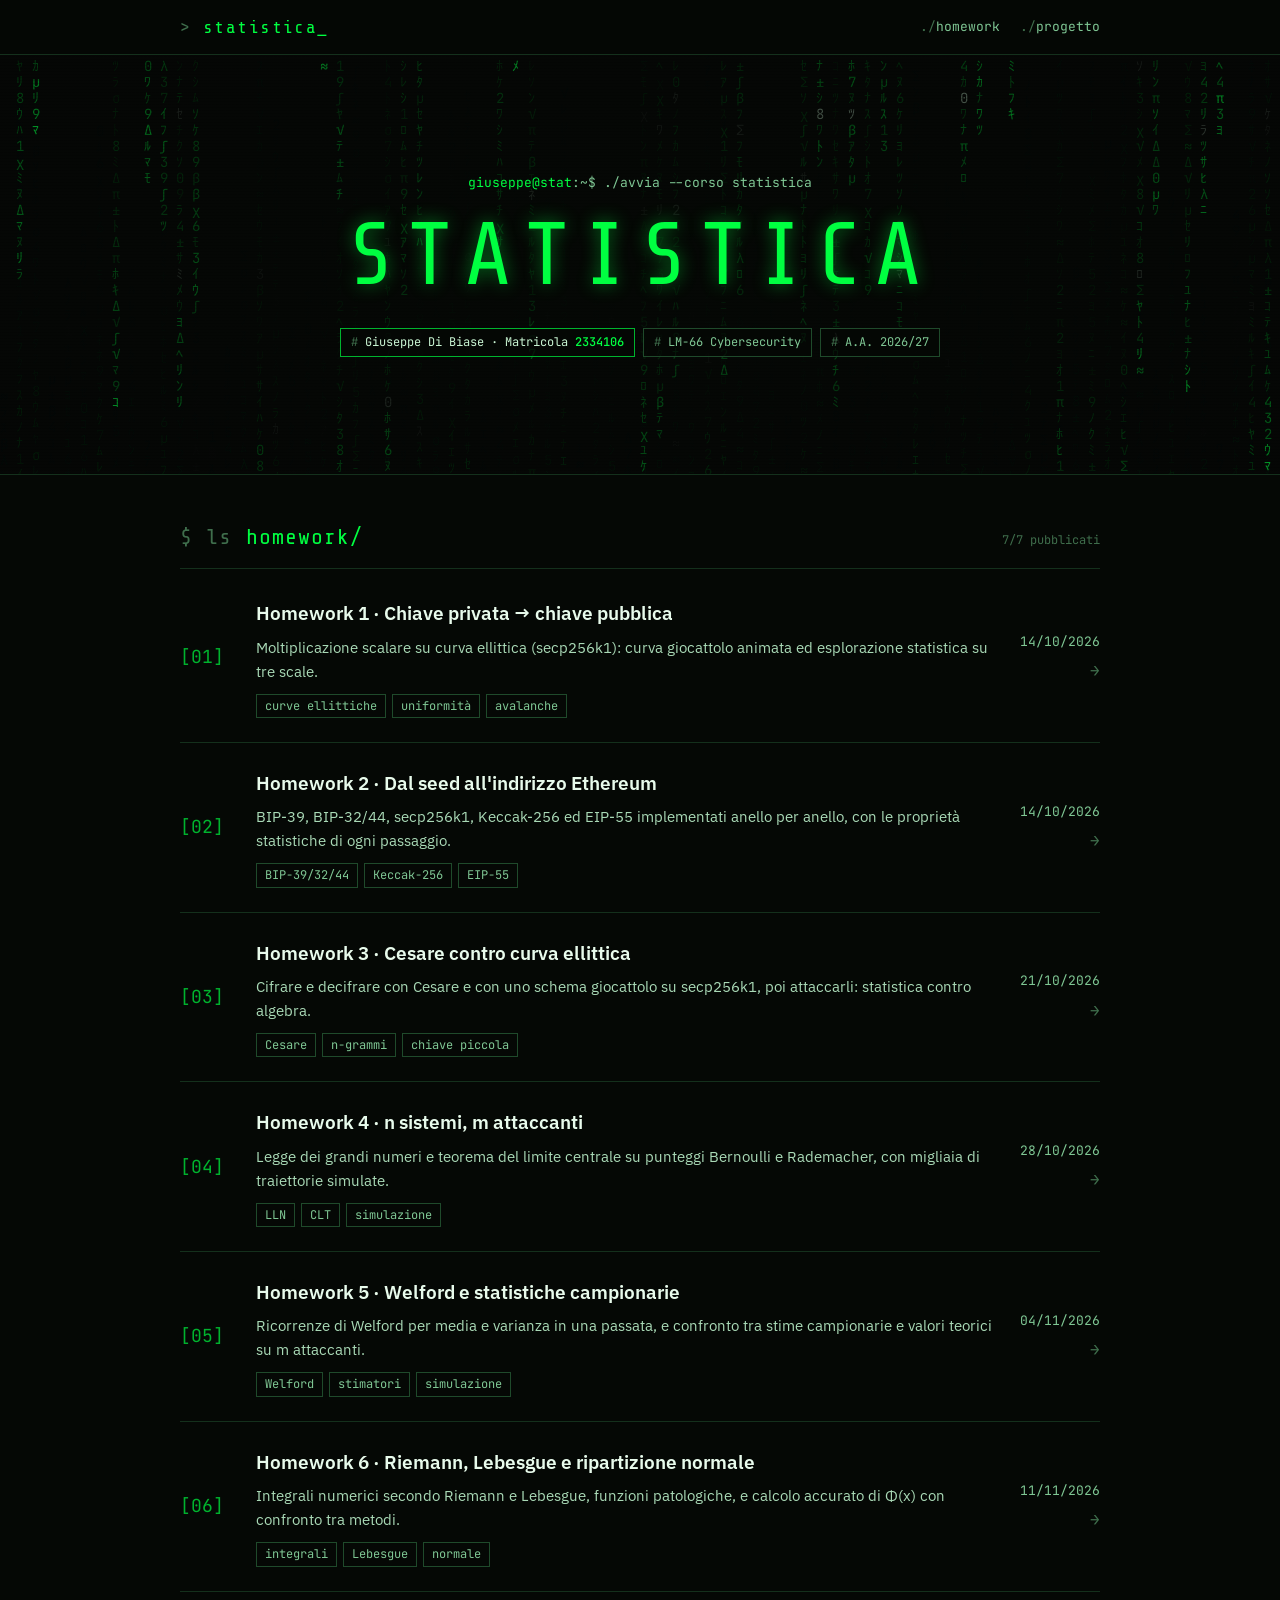
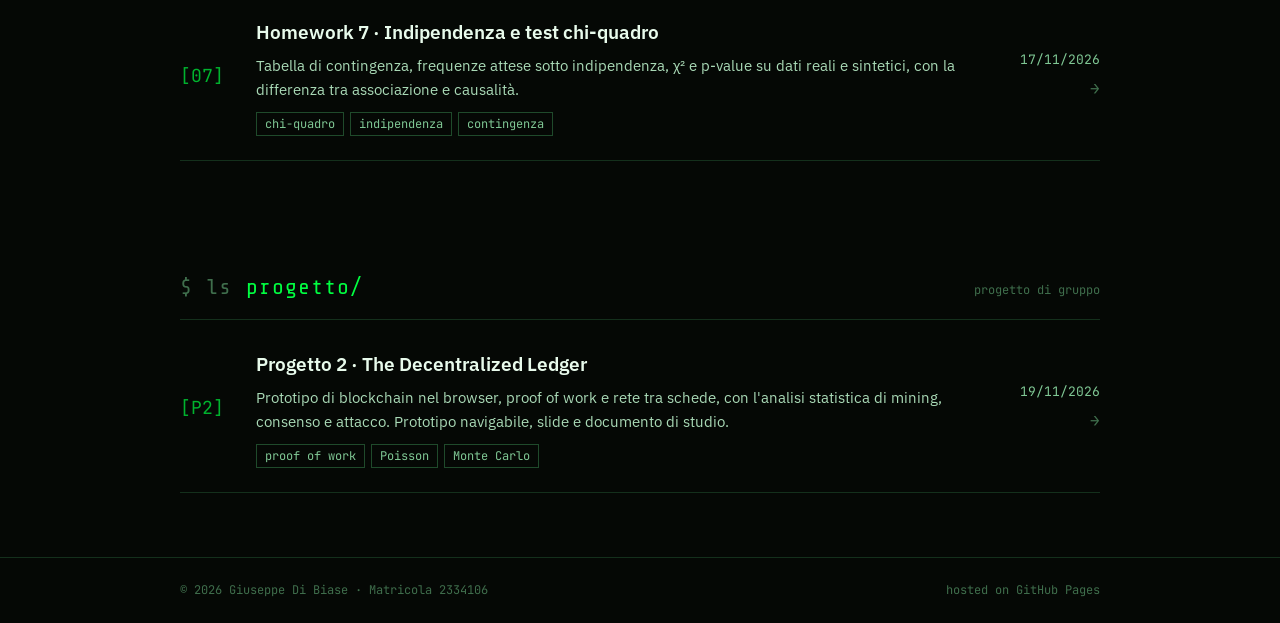
<file: index.html>
<!doctype html>
<html lang="it">
<head>
  <meta charset="utf-8">
  <meta name="viewport" content="width=device-width, initial-scale=1">
  <title>Statistica · Homework</title>
  <meta name="description" content="Raccolta degli homework del corso di Statistica.">
  <meta name="theme-color" content="#050805">
  <link rel="preconnect" href="https://fonts.googleapis.com">
  <link rel="preconnect" href="https://fonts.gstatic.com" crossorigin>
  <link href="https://fonts.googleapis.com/css2?family=IBM+Plex+Sans:wght@400;600&family=JetBrains+Mono:wght@400;500&family=Share+Tech+Mono&display=swap" rel="stylesheet">
  <link rel="stylesheet" href="assets/style.css">
  <script src="assets/site.js"></script>
</head>
<body>
  <header class="site-header">
    <div class="wrap">
      <a class="brand" href="./">statistica<span class="cursor">_</span></a>
      <nav class="nav">
        <a href="#homework">homework</a>
        <a href="#progetto">progetto</a>
      </nav>
    </div>
  </header>

  <main>
    <section class="hero">
      <canvas id="rain" aria-hidden="true"></canvas>
      <div class="wrap">
        <p class="prompt" data-type><span class="user">giuseppe@stat</span>:~$ ./avvia --corso statistica</p>
        <h1 data-decrypt>STATISTICA</h1>
        <ul class="meta">
          <li class="student">Giuseppe Di Biase · Matricola <strong>2334106</strong></li>
          <li>LM-66 Cybersecurity</li>
          <li>A.A. 2026/27</li>
        </ul>
      </div>
    </section>

    <section class="section" id="homework">
      <div class="wrap">
        <div class="section-head">
          <h2>homework/</h2>
          <p id="hw-count"></p>
        </div>
        <ol class="hw-list" id="hw-list"></ol>
      </div>
    </section>
    <section class="section" id="progetto">
      <div class="wrap">
        <div class="section-head">
          <h2>progetto/</h2>
          <p>progetto di gruppo</p>
        </div>
        <ol class="hw-list">
          <li class="hw-item"><a class="hw-link" href="progetto/">
            <span class="hw-num">[P2]</span>
            <div class="hw-body">
              <h3>Progetto 2 · The Decentralized Ledger</h3>
              <p>Prototipo di blockchain nel browser, proof of work e rete tra schede, con l'analisi statistica di mining, consenso e attacco. Prototipo navigabile, slide e documento di studio.</p>
              <div class="hw-tags"><span class="tag">proof of work</span><span class="tag">Poisson</span><span class="tag">Monte Carlo</span></div>
            </div>
            <div class="hw-side">19/11/2026<br><span class="hw-arrow" aria-hidden="true">→</span></div>
          </a></li>
        </ol>
      </div>
    </section>
  </main>

  <footer class="site-footer">
    <div class="wrap">
      <span>© <span id="year"></span> Giuseppe Di Biase · Matricola 2334106</span>
      <span>hosted on GitHub Pages</span>
    </div>
  </footer>
</body>
</html>
</file>
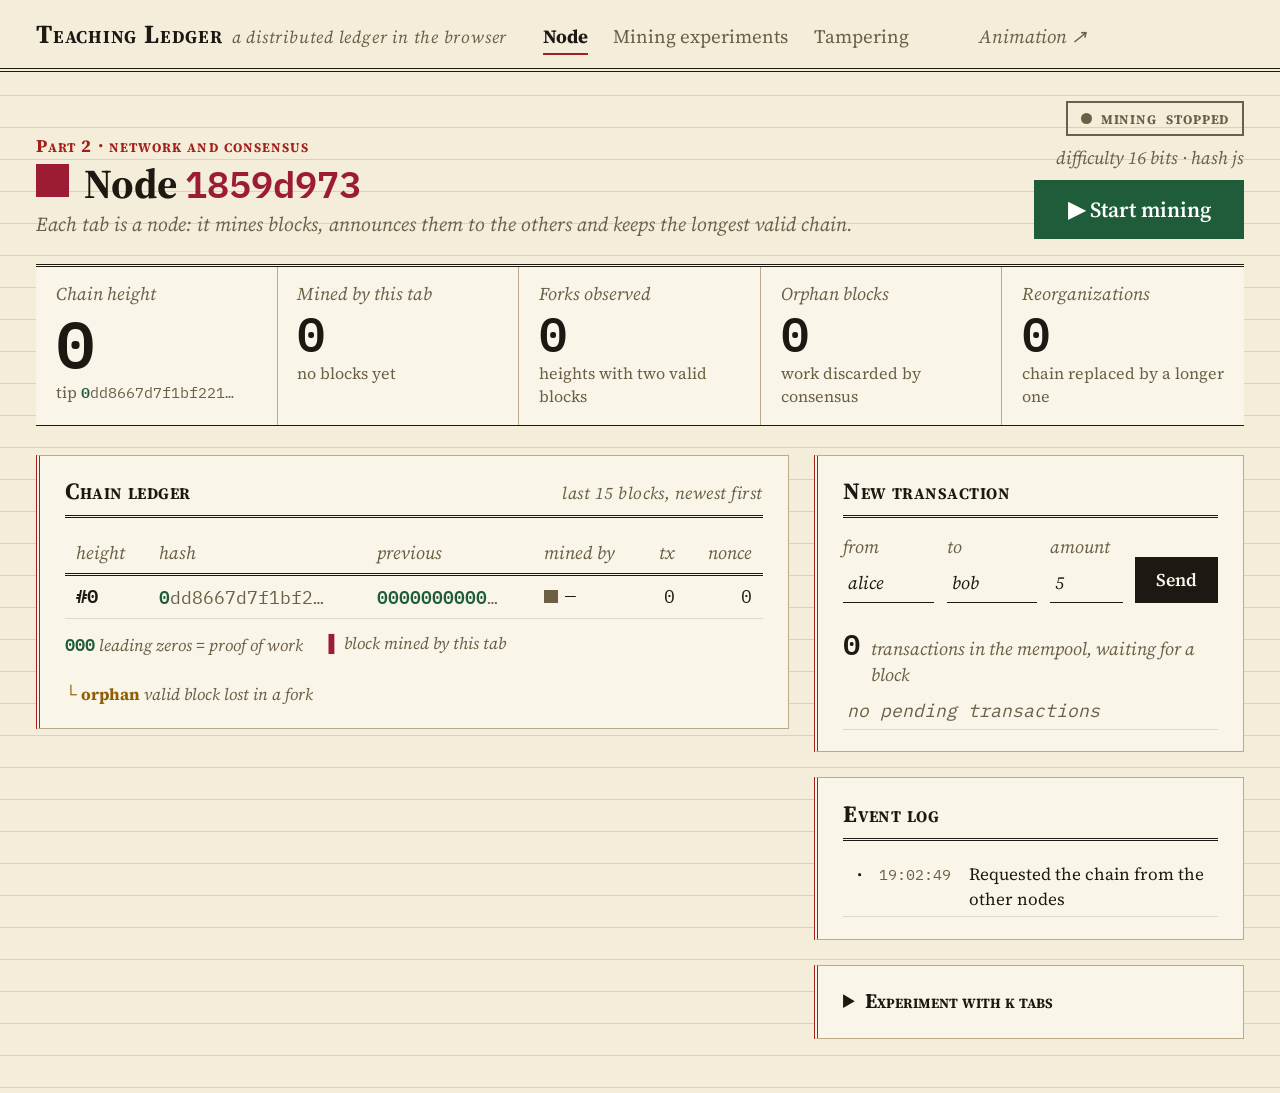
<file: progetto/app/index.html>
<!doctype html>
<html lang="en">
  <head>
    <meta charset="UTF-8" />
    <meta name="viewport" content="width=device-width, initial-scale=1.0" />
    <title>Ledger node</title>
    <style>
      /* Stili specifici della pagina del nodo; quelli comuni sono in src/style.css. */
      .node-mark { display: inline-block; width: 0.8em; height: 0.8em; background: var(--node-color); margin-right: 0.35em; vertical-align: 0.02em; }
      .page-title code { color: var(--node-color); font-size: 0.9em; }
      .controls { display: flex; flex-direction: column; align-items: flex-end; gap: 0.5rem; }
      .controls .meta { color: var(--muted); font-style: italic; }
      #mine-btn { font-size: 1.2rem; padding: 0.7rem 1.8rem; }
      .figures { margin-bottom: 1.6rem; background: var(--paper-2); }
      #tip .hash { font-size: 0.85rem; }

      /* libro mastro della catena */
      #chain-table td.h { font-family: var(--mono); font-weight: 600; font-size: 1.05rem; white-space: nowrap; }
      #chain-table .hash { white-space: nowrap; word-break: normal; }
      #chain-table td:nth-child(4) { white-space: nowrap; }
      #chain-table .who { display: inline-flex; align-items: center; gap: 0.4rem; font-family: var(--mono); }
      #chain-table .who i { width: 0.75rem; height: 0.75rem; background: var(--miner); display: inline-block; }
      #chain-table tr.mine td:first-child { box-shadow: inset 4px 0 0 var(--node-color); }
      #chain-table tr.orphan td { background: var(--ochre-bg); color: var(--ochre); font-style: italic; border-bottom-style: dashed; }
      #chain-table tr.orphan td.h { font-weight: 400; }
      #chain-table tr.orphan td.h::before { content: '└ '; }
      #chain-table tr.orphan .hash { text-decoration: line-through; text-decoration-color: var(--ochre); }
      #chain-table tr.new td { animation: ink 1.6s ease; }
      @keyframes ink { from { background: var(--green-bg); } to { background: transparent; } }
      .legend { display: flex; gap: 1.4rem; flex-wrap: wrap; font-size: 0.92rem; color: var(--muted); font-style: italic; margin-top: 0.7rem; }
      .legend b { font-style: normal; }

      /* transazioni */
      #tx-form { display: grid; grid-template-columns: minmax(0, 1fr) minmax(0, 1fr) minmax(0, 0.8fr) auto; gap: 0.7rem; align-items: end; }
      #tx-form input { width: 100%; }
      .mempool-head { display: flex; align-items: baseline; gap: 0.6rem; margin: 1.1rem 0 0.3rem; }
      .mempool-head .big { font-family: var(--mono); font-weight: 600; font-size: 1.6rem; }
      #mempool { list-style: none; margin: 0; padding: 0; max-height: 9.5rem; overflow: auto; }
      #mempool li { font-family: var(--mono); padding: 0.25rem 0.2rem; border-bottom: 1px solid var(--rule-soft); }

      /* giornale degli eventi */
      #log { max-height: 23rem; overflow: auto; }
      #log div { display: grid; grid-template-columns: 1.4rem 4.6rem minmax(0, 1fr); gap: 0.4rem; padding: 0.28rem 0.2rem; border-bottom: 1px solid var(--rule-soft); font-size: 0.95rem; }
      #log .s { font-weight: 700; text-align: center; }
      #log .t { font-family: var(--mono); color: var(--muted); font-size: 0.82rem; padding-top: 0.12rem; }
      #log .ok .s { color: var(--green); }
      #log .warn { color: var(--ochre); background: var(--ochre-bg); }
      #log .bad { color: var(--red); background: var(--red-bg); }
      details.sheet summary { font-variant: small-caps; font-weight: 700; font-size: 1.15rem; }
      details.sheet[open] summary { margin-bottom: 0.7rem; }
      details.sheet p { color: var(--muted); font-style: italic; margin-top: 0; }
    </style>
    <script type="module" crossorigin src="./assets/index-DhJCahgq.js"></script>
    <link rel="modulepreload" crossorigin href="./assets/style-CBx2tgDW.js">
    <link rel="modulepreload" crossorigin href="./assets/chain-DWb98O75.js">
    <link rel="stylesheet" crossorigin href="./assets/style-DrFQzqSU.css">
  </head>
  <body>
    <!-- UI del nodo (Parte 2). Aprire più tab di questa pagina con `npm run dev`.
         Tenere le tab visibili (finestre affiancate): il browser rallenta le tab in background. -->
    <header class="topbar">
      <div class="brand">Teaching Ledger<small>a distributed ledger in the browser</small></div>
      <nav>
        <a href="./index.html" aria-current="page">Node</a>
        <a href="./experiments.html">Mining experiments</a>
        <a href="./tamper.html">Tampering</a>
        <a href="./animation.html" target="_blank" rel="noopener" title="opens in a new window, to place next to the nodes" style="margin-left: 2.5rem; font-style: italic">Animation ↗</a>
      </nav>
    </header>

    <main>
      <div class="page-head">
        <div class="grow">
          <div class="kicker">Part 2 · network and consensus</div>
          <h1 class="page-title"><span class="node-mark"></span>Node <code id="node-id"></code></h1>
          <p class="page-sub">Each tab is a node: it mines blocks, announces them to the others and keeps the longest valid chain.</p>
        </div>
        <div class="controls">
          <span class="stamp off" id="mining-pill"><span class="dot"></span>mining <span id="mining-state"></span></span>
          <span class="meta">difficulty <span id="difficulty"></span></span>
          <button id="mine-btn" class="go" type="button"></button>
        </div>
      </div>

      <section class="figures" aria-label="key figures">
        <div class="figure hero"><div class="label">Chain height</div><div class="value" id="height"></div><div class="detail">tip <span id="tip"></span></div></div>
        <div class="figure"><div class="label">Mined by this tab</div><div class="value" id="mined-here"></div><div class="detail" id="mined-share"></div></div>
        <div class="figure" id="kpi-forks"><div class="label">Forks observed</div><div class="value" id="forks"></div><div class="detail">heights with two valid blocks</div></div>
        <div class="figure" id="kpi-stale"><div class="label">Orphan blocks</div><div class="value" id="stale"></div><div class="detail">work discarded by consensus</div></div>
        <div class="figure" id="kpi-reorgs"><div class="label">Reorganizations</div><div class="value" id="reorgs"></div><div class="detail">chain replaced by a longer one</div></div>
      </section>

      <div class="grid grid-main">
        <section class="sheet">
          <h2 class="sheet-title">Chain ledger <span class="note">last 15 blocks, newest first</span></h2>
          <table id="chain-table">
            <thead><tr><th>height</th><th>hash</th><th>previous</th><th>mined by</th><th class="r">tx</th><th class="r">nonce</th></tr></thead>
            <tbody id="chain"></tbody>
          </table>
          <div class="legend">
            <span><b class="hash"><span class="z">000</span></b> leading zeros = proof of work</span>
            <span><b style="color:var(--node-color)">▌</b> block mined by this tab</span>
            <span><b style="color:var(--ochre)">└ orphan</b> valid block lost in a fork</span>
          </div>
        </section>

        <div class="stack">
          <section class="sheet">
            <h2 class="sheet-title">New transaction</h2>
            <form id="tx-form">
              <label class="field">from <input id="tx-from" value="alice" required /></label>
              <label class="field">to <input id="tx-to" value="bob" required /></label>
              <label class="field">amount <input id="tx-amount" type="number" step="any" value="5" required /></label>
              <button type="submit" class="primary">Send</button>
            </form>
            <div class="mempool-head"><span class="big" id="mempool-size"></span><span class="muted it">transactions in the mempool, waiting for a block</span></div>
            <ul id="mempool"></ul>
          </section>

          <section class="sheet">
            <h2 class="sheet-title">Event log</h2>
            <div id="log"></div>
          </section>

          <details class="sheet">
            <summary>Experiment with k tabs</summary>
            <p>Open k tabs with the same difficulty, start mining in all of them, wait, then export
              from a single tab. Copy the file to <code>data/blocks.csv</code>.</p>
            <div class="row">
              <label class="field">run_id <input id="run-id" /></label>
              <label class="field">k (number of tabs) <input id="k-tabs" type="number" min="1" value="1" style="width:6rem" /></label>
              <button id="export-btn" type="button">Export blocks.csv</button>
            </div>
            <p style="margin-top:0.7rem"><span id="rows"></span> blocks recorded</p>
          </details>
        </div>
      </div>
    </main>

  </body>
</html>
</file>
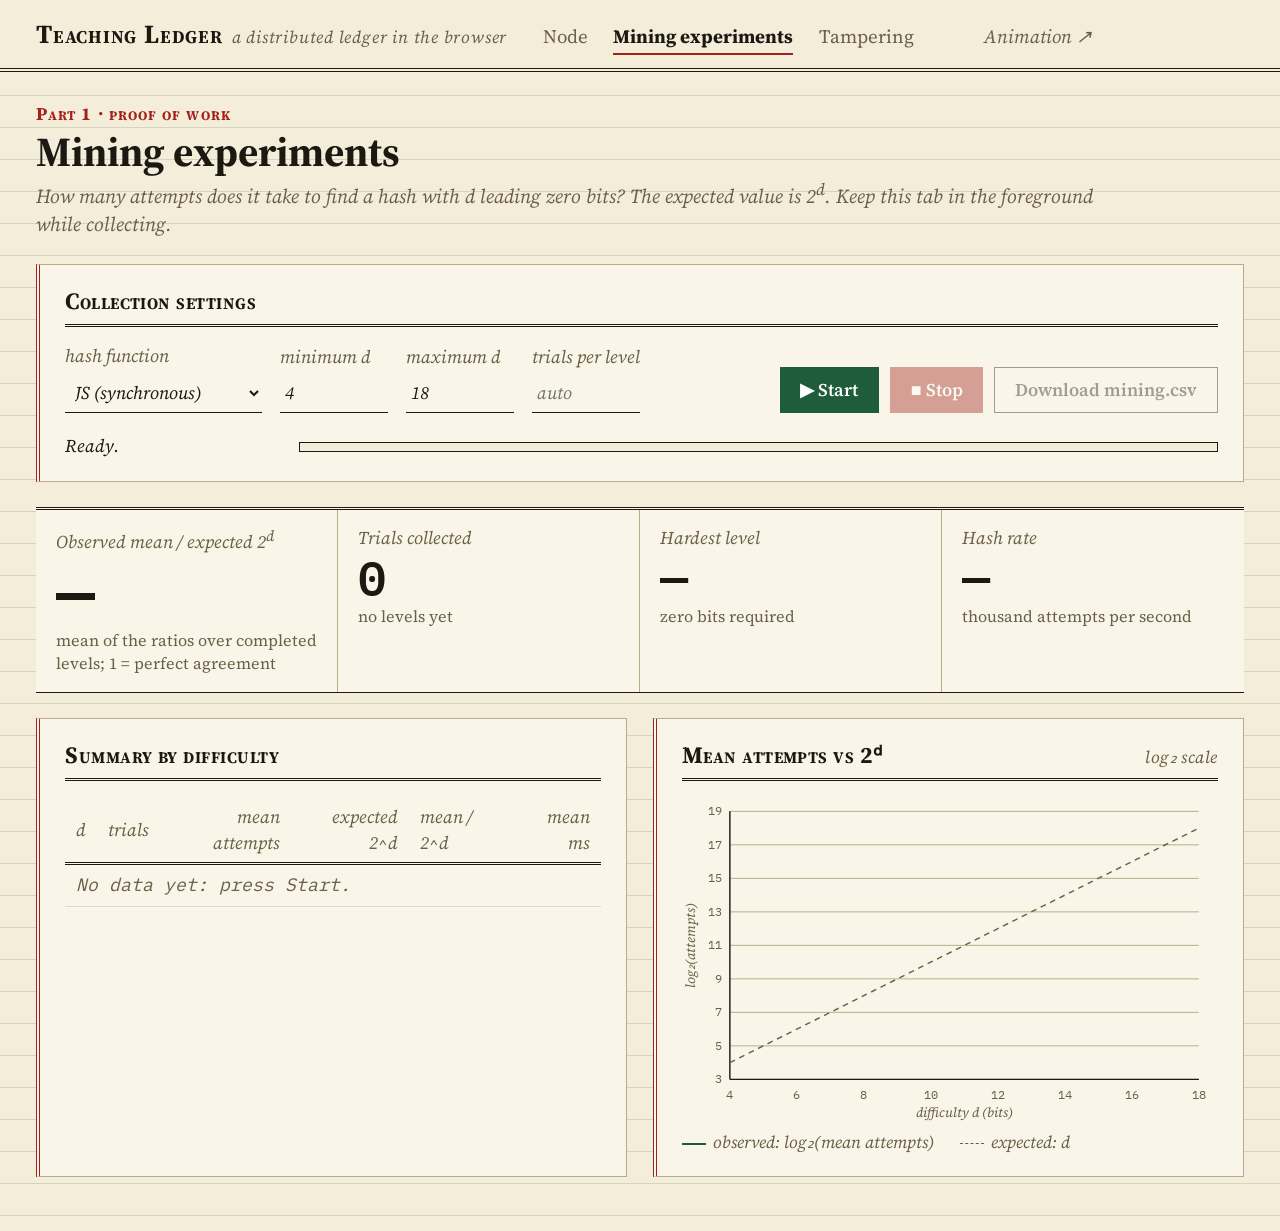
<file: progetto/app/experiments.html>
<!doctype html>
<html lang="en">
<head>
  <meta charset="utf-8">
  <meta name="viewport" content="width=device-width, initial-scale=1.0">
  <title>Mining experiments</title>
  <style>
    .setup { display: grid; grid-template-columns: minmax(0, 1fr) auto; gap: 1.5rem; align-items: end; }
    @media (max-width: 950px) { .setup { grid-template-columns: 1fr; } }
    .setup input[type="number"] { width: 6rem; }
    .actions { display: flex; gap: 0.6rem; flex-wrap: wrap; }
    .progress-line { display: flex; align-items: baseline; gap: 1rem; margin-top: 1.1rem; }
    #status { margin: 0; font-style: italic; min-width: 12rem; }
    .progress { flex: 1; height: 10px; border: 1px solid var(--ink); background: var(--paper); }
    .progress > div { height: 100%; width: 0; background: var(--ink); transition: width 0.2s ease; }
    .figures { margin: 1.4rem 0; background: var(--paper-2); }

    #summary td.d { font-family: var(--mono); font-weight: 600; font-size: 1.05rem; }
    #summary td { font-family: var(--mono); }
    #summary td.ratio { font-weight: 600; }
    #summary td.ratio.good { color: var(--green); }
    #summary td.ratio.off { color: var(--ochre); }
    #summary td.ratio i { display: inline-block; height: 0.55rem; background: currentColor; margin-left: 0.4rem; vertical-align: middle; opacity: 0.55; }

    #plot { width: 100%; height: auto; display: block; }
    #plot .grid line { stroke: var(--rule); stroke-width: 1; }
    #plot .axis { stroke: var(--ink); stroke-width: 1.5; }
    #plot text { fill: var(--muted); font-size: 13px; font-family: var(--mono); }
    #plot text.title { font-family: var(--serif); font-style: italic; font-size: 14px; }
    #plot .ref { stroke: var(--muted); stroke-dasharray: 6 5; stroke-width: 1.5; fill: none; }
    #plot .obs { stroke: var(--green); stroke-width: 2.5; fill: none; }
    #plot circle { fill: var(--paper-2); stroke: var(--green); stroke-width: 2.5; }
    .legend { display: flex; gap: 1.4rem; color: var(--muted); font-style: italic; font-size: 0.95rem; margin-top: 0.4rem; }
    .legend i { display: inline-block; width: 24px; border-top: 2.5px solid var(--green); vertical-align: middle; margin-right: 0.4rem; }
    .legend i.ref { border-top: 1.5px dashed var(--muted); }
  </style>
  <script type="module" crossorigin src="./assets/experiments-D5fLmKai.js"></script>
  <link rel="modulepreload" crossorigin href="./assets/style-CBx2tgDW.js">
  <link rel="stylesheet" crossorigin href="./assets/style-DrFQzqSU.css">
</head>
<body>
  <header class="topbar">
    <div class="brand">Teaching Ledger<small>a distributed ledger in the browser</small></div>
    <nav>
      <a href="./index.html">Node</a>
      <a href="./experiments.html" aria-current="page">Mining experiments</a>
      <a href="./tamper.html">Tampering</a>
      <a href="./animation.html" target="_blank" rel="noopener" title="opens in a new window, to place next to the nodes" style="margin-left: 2.5rem; font-style: italic">Animation ↗</a>
    </nav>
  </header>

  <main>
    <div class="page-head">
      <div class="grow">
        <div class="kicker">Part 1 · proof of work</div>
        <h1 class="page-title">Mining experiments</h1>
        <p class="page-sub">How many attempts does it take to find a hash with d leading zero bits? The expected value is 2<sup>d</sup>. Keep this tab in the foreground while collecting.</p>
      </div>
    </div>

    <section class="sheet">
      <h2 class="sheet-title">Collection settings</h2>
      <div class="setup">
        <div class="row">
          <label class="field">hash function
            <select id="impl"><option value="js">JS (synchronous)</option><option value="native">Native (crypto.subtle)</option></select>
          </label>
          <label class="field">minimum d <input id="dmin" type="number" value="4" min="1" max="24"></label>
          <label class="field">maximum d <input id="dmax" type="number" value="18" min="1" max="24"></label>
          <label class="field">trials per level <input id="trials" type="number" placeholder="auto" min="1"></label>
        </div>
        <div class="actions">
          <button id="start" class="go">▶ Start</button>
          <button id="stop" class="danger" disabled>■ Stop</button>
          <button id="csv" disabled>Download mining.csv</button>
        </div>
      </div>
      <div class="progress-line"><p id="status">Ready.</p><div class="progress"><div id="bar"></div></div></div>
    </section>

    <section class="figures" aria-label="key figures">
      <div class="figure hero" id="fig-ratio"><div class="label">Observed mean / expected 2<sup>d</sup></div><div class="value" id="ratio-all">—</div><div class="detail">mean of the ratios over completed levels; 1 = perfect agreement</div></div>
      <div class="figure"><div class="label">Trials collected</div><div class="value" id="n-rows">0</div><div class="detail" id="n-levels">no levels yet</div></div>
      <div class="figure"><div class="label">Hardest level</div><div class="value" id="max-d">—</div><div class="detail" id="max-d-detail">zero bits required</div></div>
      <div class="figure"><div class="label">Hash rate</div><div class="value" id="speed">—</div><div class="detail">thousand attempts per second</div></div>
    </section>

    <div class="grid grid-2">
      <section class="sheet">
        <h2 class="sheet-title">Summary by difficulty</h2>
        <table id="summary"><thead><tr><th>d</th><th class="r">trials</th><th class="r">mean attempts</th><th class="r">expected 2^d</th><th>mean / 2^d</th><th class="r">mean ms</th></tr></thead><tbody></tbody></table>
      </section>
      <section class="sheet">
        <h2 class="sheet-title">Mean attempts vs 2ᵈ <span class="note">log₂ scale</span></h2>
        <svg id="plot" viewBox="0 0 560 340" role="img" aria-label="log2 of the mean number of attempts as a function of d"></svg>
        <div class="legend"><span><i></i>observed: log₂(mean attempts)</span><span><i class="ref"></i>expected: d</span></div>
      </section>
    </div>
  </main>

</body>
</html>
</file>
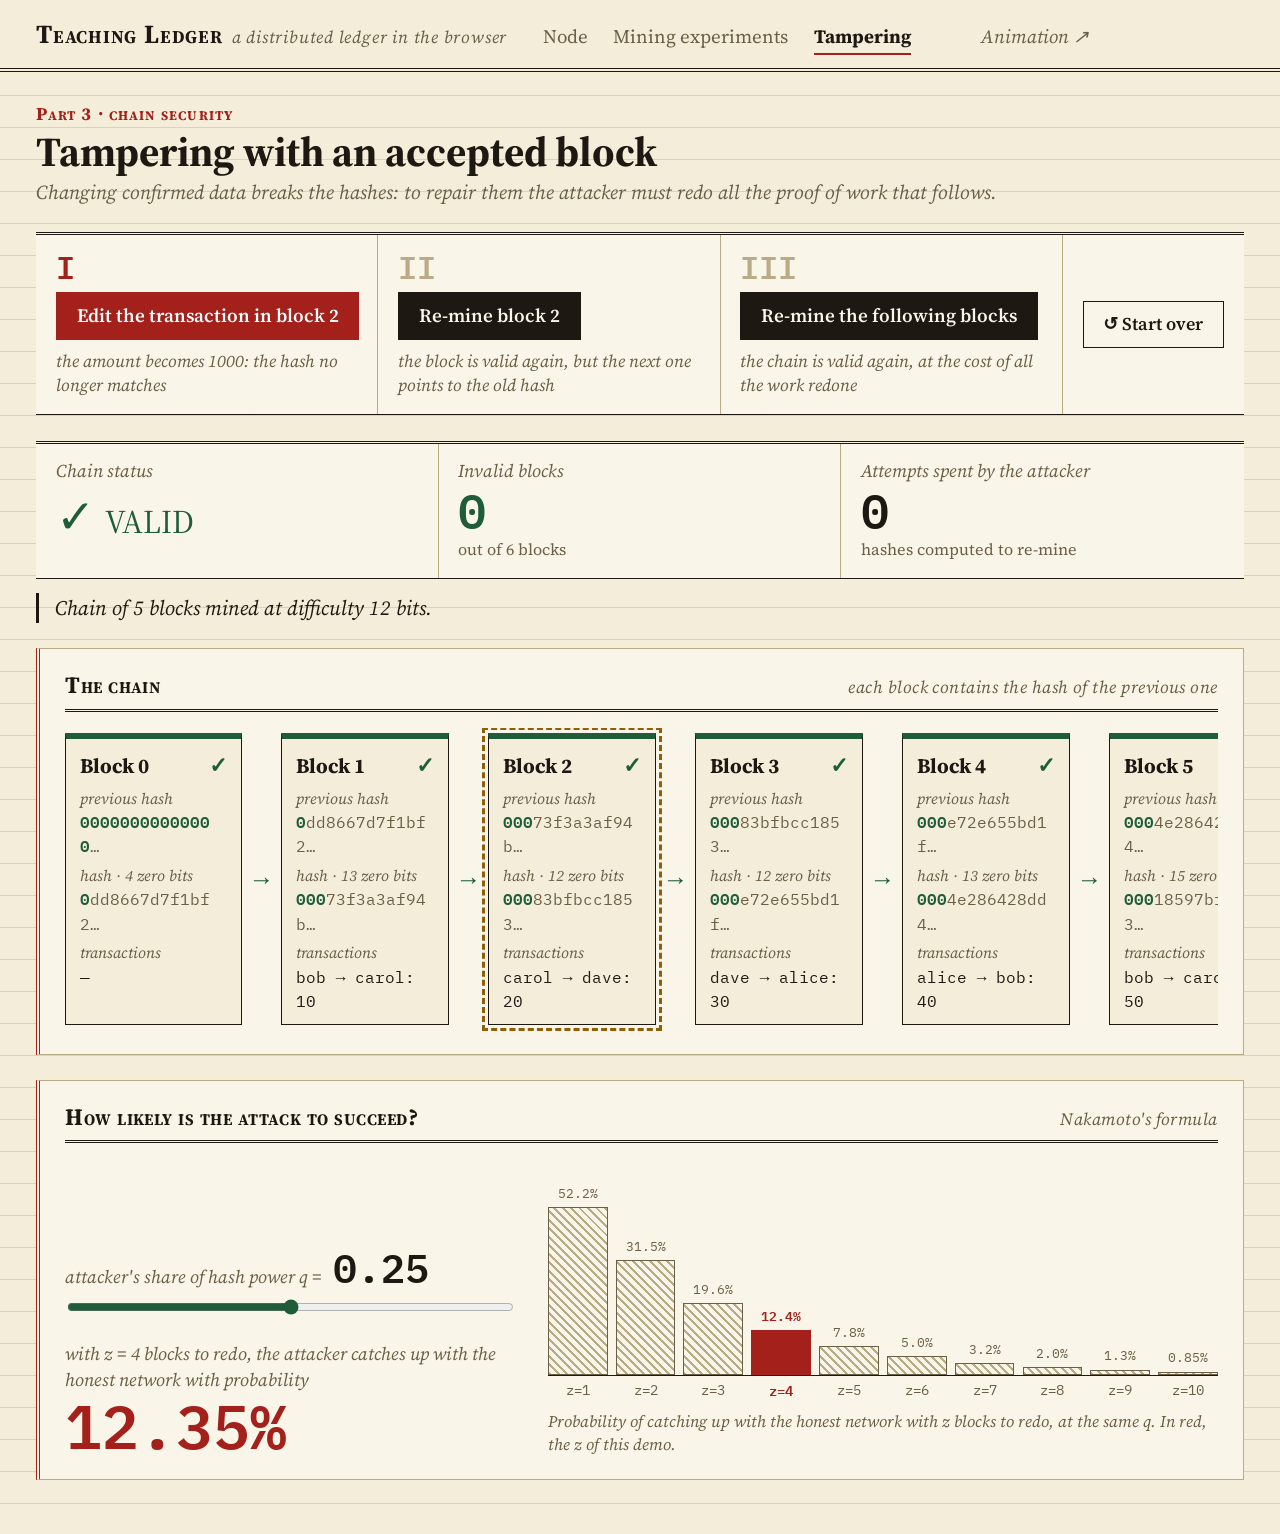
<file: progetto/app/tamper.html>
<!doctype html>
<html lang="en">
  <head>
    <meta charset="UTF-8" />
    <meta name="viewport" content="width=device-width, initial-scale=1.0" />
    <title>Tampering with a block</title>
    <style>
      /* procedura in tre passi */
      .steps { display: grid; grid-template-columns: repeat(3, minmax(0, 1fr)) auto; gap: 0; border-top: 3px double var(--ink); border-bottom: 1px solid var(--ink); background: var(--paper-2); margin-bottom: 1.4rem; }
      .step { padding: 0.9rem 1.1rem; border-right: 1px solid var(--rule); display: flex; flex-direction: column; gap: 0.5rem; }
      .step .n { font-family: var(--mono); font-weight: 600; font-size: 1.8rem; line-height: 1; color: var(--rule); }
      .step.done .n { color: var(--green); }
      .step.current .n { color: var(--red); }
      .step p { margin: 0; color: var(--muted); font-style: italic; font-size: 0.95rem; }
      .step button { align-self: flex-start; font-size: 1.05rem; white-space: nowrap; }
      .reset { padding: 0.9rem 1.1rem; display: flex; align-items: center; }
      @media (max-width: 1050px) { .steps { grid-template-columns: 1fr; } .step { border-right: none; border-bottom: 1px solid var(--rule); } }

      /* verdetto */
      .figures { background: var(--paper-2); }
      #status { font-family: var(--serif); font-variant: small-caps; font-size: 2.6rem; }
      #status.valid { color: var(--green); }
      #status.invalid { color: var(--red); animation: shake 0.4s ease; }
      #status.valid::before { content: '✓ '; }
      #status.invalid::before { content: '✗ '; }
      #message { margin: 0.8rem 0 1.4rem; font-style: italic; font-size: 1.15rem; padding-left: 0.9rem; border-left: 3px solid var(--ink); }

      /* catena orizzontale */
      #chain { list-style: none; margin: 0; padding: 0.3rem 0 0.4rem; display: flex; overflow-x: auto; align-items: stretch; }
      #chain li { display: flex; align-items: stretch; flex: 1 1 0; min-width: 11.5rem; }
      #chain li:first-child { flex-grow: 0.85; min-width: 9.8rem; }
      .link { width: 2.2rem; flex: none; display: grid; place-items: center; font-size: 1.4rem; color: var(--green); }
      .link.broken { color: var(--red); font-size: 1.6rem; }
      .blk { flex: 1; min-width: 0; background: var(--paper); border: 1.5px solid var(--ink); border-top: 6px solid var(--green); padding: 0.6rem 0.75rem; display: flex; flex-direction: column; gap: 0.35rem; font-size: 0.9rem; }
      .blk.invalid { border-color: var(--red); border-top-color: var(--red); background: var(--red-bg); animation: shake 0.4s ease; }
      .blk.tampered { outline: 3px dashed var(--ochre); outline-offset: 3px; }
      .blk header { display: flex; justify-content: space-between; align-items: baseline; font-weight: 700; font-size: 1.15rem; }
      .blk header span:first-child { white-space: nowrap; }
      .badge { font-size: 1.2rem; color: var(--green); }
      .blk.invalid .badge { color: var(--red); }
      .blk .k { color: var(--muted); font-style: italic; font-size: 0.85rem; }
      .blk .tx { font-family: var(--mono); }
      .blk .amount-hot { color: var(--ochre); font-weight: 600; background: var(--ochre-bg); padding: 0 0.2rem; }
      .blk .reason { color: var(--red); font-weight: 700; border-top: 1px solid var(--red); padding-top: 0.3rem; }
      @keyframes shake { 0%,100% { transform: none; } 25% { transform: translateX(-4px); } 75% { transform: translateX(4px); } }

      /* probabilità di attacco */
      .odds-wrap { display: grid; grid-template-columns: minmax(280px, 1fr) minmax(0, 1.5fr); gap: 2rem; align-items: end; }
      @media (max-width: 950px) { .odds-wrap { grid-template-columns: 1fr; } }
      .qline { display: flex; align-items: baseline; gap: 0.6rem; font-style: italic; color: var(--muted); }
      .qline strong { font-family: var(--mono); font-style: normal; font-size: 2.2rem; color: var(--ink); }
      #odds { margin: 1rem 0 0; }
      #odds .p { display: block; font-family: var(--mono); font-weight: 600; font-size: 3.4rem; line-height: 1.05; color: var(--red); }
      #odds .lead { color: var(--muted); font-style: italic; }
      .bars { display: flex; align-items: flex-end; gap: 0.45rem; height: 12rem; border-bottom: 1.5px solid var(--ink); padding-top: 1.4rem; }
      .bar { flex: 1; display: flex; flex-direction: column; align-items: center; justify-content: flex-end; height: 100%; gap: 0.2rem; }
      .bar .fill { width: 100%; background: repeating-linear-gradient(45deg, var(--rule) 0 2px, transparent 2px 6px); border: 1px solid var(--muted); min-height: 2px; transition: height 0.25s ease; }
      .bar.cur .fill { background: var(--red); border-color: var(--red); }
      .bar .v { font-family: var(--mono); font-size: 0.72rem; color: var(--muted); }
      .bar.cur .v { color: var(--red); font-weight: 600; }
      .zaxis { display: flex; gap: 0.45rem; margin-top: 0.25rem; }
      .zaxis span { flex: 1; text-align: center; font-family: var(--mono); font-size: 0.8rem; color: var(--muted); }
      .zaxis span.cur { color: var(--red); font-weight: 600; }
      .axis-note { color: var(--muted); font-style: italic; font-size: 0.9rem; margin-top: 0.5rem; }
    </style>
    <script type="module" crossorigin src="./assets/tamper-BQye0X1G.js"></script>
    <link rel="modulepreload" crossorigin href="./assets/style-CBx2tgDW.js">
    <link rel="modulepreload" crossorigin href="./assets/chain-DWb98O75.js">
    <link rel="modulepreload" crossorigin href="./assets/attack-D0IlQPvx.js">
    <link rel="stylesheet" crossorigin href="./assets/style-DrFQzqSU.css">
  </head>
  <body>
    <!-- Demo della Parte 3: aprire con `npm run dev`, poi /tamper.html -->
    <header class="topbar">
      <div class="brand">Teaching Ledger<small>a distributed ledger in the browser</small></div>
      <nav>
        <a href="./index.html">Node</a>
        <a href="./experiments.html">Mining experiments</a>
        <a href="./tamper.html" aria-current="page">Tampering</a>
        <a href="./animation.html" target="_blank" rel="noopener" title="opens in a new window, to place next to the nodes" style="margin-left: 2.5rem; font-style: italic">Animation ↗</a>
      </nav>
    </header>

    <main>
      <div class="page-head">
        <div class="grow">
          <div class="kicker">Part 3 · chain security</div>
          <h1 class="page-title">Tampering with an accepted block</h1>
          <p class="page-sub">Changing confirmed data breaks the hashes: to repair them the attacker must redo all the proof of work that follows.</p>
        </div>
      </div>

      <section class="steps" aria-label="procedure">
        <div class="step" id="step-1"><span class="n">I</span><button id="tamper" class="danger">Edit the transaction in block 2</button><p>the amount becomes 1000: the hash no longer matches</p></div>
        <div class="step" id="step-2"><span class="n">II</span><button id="remineOne" class="primary">Re-mine block 2</button><p>the block is valid again, but the next one points to the old hash</p></div>
        <div class="step" id="step-3"><span class="n">III</span><button id="remineAll" class="primary">Re-mine the following blocks</button><p>the chain is valid again, at the cost of all the work redone</p></div>
        <div class="reset"><button id="reset">↺ Start over</button></div>
      </section>

      <section class="figures" aria-label="outcome">
        <div class="figure hero"><div class="label">Chain status</div><div class="value" id="status"></div></div>
        <div class="figure" id="fig-bad"><div class="label">Invalid blocks</div><div class="value" id="bad-count"></div><div class="detail">out of <span id="n-blocks"></span> blocks</div></div>
        <div class="figure"><div class="label">Attempts spent by the attacker</div><div class="value" id="tries-count"></div><div class="detail">hashes computed to re-mine</div></div>
      </section>
      <p id="message"></p>

      <section class="sheet">
        <h2 class="sheet-title">The chain <span class="note">each block contains the hash of the previous one</span></h2>
        <ol id="chain"></ol>
      </section>

      <section class="sheet" style="margin-top:1.4rem">
        <h2 class="sheet-title">How likely is the attack to succeed? <span class="note">Nakamoto's formula</span></h2>
        <div class="odds-wrap">
          <div>
            <div class="qline">attacker's share of hash power q = <strong id="qValue"></strong></div>
            <input id="q" type="range" min="0.05" max="0.45" step="0.05" value="0.25" aria-label="attacker's share of hash power q" />
            <p id="odds"></p>
          </div>
          <div>
            <div class="bars" id="odds-bars"></div>
            <div class="zaxis" id="odds-axis"></div>
            <div class="axis-note">Probability of catching up with the honest network with z blocks to redo, at the same q. In red, the z of this demo.</div>
          </div>
        </div>
      </section>
    </main>
  </body>
</html>
</file>
<file: assets/style.css>
/* ---------- Tokens ---------- */
:root {
  --bg: #050805;
  --bg-soft: #0a110b;
  --surface: #0c150e;
  --text: #c9f5d3;
  --text-soft: #7fc794;
  --text-faint: #3f6e4c;
  --border: #14301c;
  --border-strong: #1f4a2b;
  --accent: #00ff41;
  --accent-dim: #00b32e;
  --accent-soft: rgba(0, 255, 65, .08);
  --glow: 0 0 8px rgba(0, 255, 65, .55);
  --code-bg: #08100a;
  --font-mono: "JetBrains Mono", ui-monospace, Consolas, monospace;
  --font-display: "Share Tech Mono", "JetBrains Mono", monospace;
  --font-sans: "IBM Plex Sans", system-ui, -apple-system, "Segoe UI", sans-serif;
  --max: 960px;
  color-scheme: dark;
}

/* ---------- Base ---------- */
*, *::before, *::after { box-sizing: border-box; }
html { -webkit-text-size-adjust: 100%; scroll-behavior: smooth; }
body {
  margin: 0;
  background: var(--bg);
  color: var(--text);
  font-family: var(--font-mono);
  font-size: 15px;
  line-height: 1.7;
}
::selection { background: var(--accent); color: var(--bg); }
a { color: var(--accent); text-decoration: none; }
a:hover { text-shadow: var(--glow); }
img { max-width: 100%; height: auto; display: block; }
.wrap { max-width: var(--max); margin: 0 auto; padding: 0 20px; }

/* ---------- Header ---------- */
.site-header {
  position: sticky; top: 0; z-index: 10;
  background: rgba(5, 8, 5, .85);
  backdrop-filter: blur(6px);
  border-bottom: 1px solid var(--border);
}
.site-header .wrap { display: flex; align-items: center; justify-content: space-between; height: 54px; }
.brand { font-family: var(--font-display); font-size: 18px; color: var(--accent); letter-spacing: .08em; }
.brand::before { content: "> "; color: var(--text-faint); }
.brand .cursor { animation: blink 1s steps(1) infinite; }
.nav { display: flex; align-items: center; gap: 20px; font-size: 13px; }
.nav a { color: var(--text-soft); }
.nav a::before { content: "./"; color: var(--text-faint); }
.nav a:hover, .nav a.active { color: var(--accent); }

@keyframes blink { 50% { opacity: 0; } }

/* ---------- Hero con pioggia Matrix ---------- */
.hero {
  position: relative; overflow: hidden;
  min-height: min(48vh, 420px);
  display: flex; align-items: center;
  border-bottom: 1px solid var(--border);
}
.hero canvas { position: absolute; inset: 0; width: 100%; height: 100%; display: block; }
/* Scanline CRT leggere + vignettatura, solo nell'intestazione */
.hero::after {
  content: ""; position: absolute; inset: 0; pointer-events: none;
  background:
    repeating-linear-gradient(0deg, rgba(0, 0, 0, .18) 0 1px, transparent 1px 3px),
    radial-gradient(ellipse at center, rgba(5, 8, 5, .85) 0%, rgba(5, 8, 5, .6) 45%, rgba(5, 8, 5, .2) 100%);
}
.hero .wrap { position: relative; z-index: 1; width: 100%; padding-top: 48px; padding-bottom: 48px; text-align: center; }
.prompt { font-size: 13px; color: var(--text-soft); margin: 0 0 18px; min-height: 1.7em; }
.prompt .user { color: var(--accent); }
.hero h1 {
  font-family: var(--font-display); font-weight: 400;
  font-size: clamp(40px, 9vw, 88px); line-height: 1; letter-spacing: .12em;
  color: var(--accent); text-shadow: 0 0 18px rgba(0, 255, 65, .45);
  margin: 0 0 28px;
}
.hero .lead { color: var(--text); font-size: 15px; margin: 0 auto 22px; max-width: 52ch; }
.meta { display: flex; flex-wrap: wrap; justify-content: center; gap: 8px; padding: 0; margin: 0; list-style: none; }
.meta li { font-size: 12px; color: var(--text-soft); border: 1px solid var(--border-strong); background: rgba(5, 8, 5, .7); padding: 3px 10px; }
.meta li::before { content: "# "; color: var(--text-faint); }
.btn {
  display: inline-block; font-size: 14px; color: var(--accent);
  border: 1px solid var(--accent); padding: 10px 18px; background: rgba(5, 8, 5, .7);
  transition: background .15s, color .15s, box-shadow .15s;
}
.btn:hover { background: var(--accent); color: var(--bg); box-shadow: 0 0 18px rgba(0, 255, 65, .5); text-shadow: none; }

/* ---------- Elenco homework ---------- */
.section { padding: 44px 0 64px; }
.section-head { display: flex; align-items: baseline; justify-content: space-between; gap: 12px; border-bottom: 1px solid var(--border); padding-bottom: 12px; margin-bottom: 4px; }
.section-head h2 { font-family: var(--font-display); font-weight: 400; font-size: 22px; margin: 0; color: var(--accent); letter-spacing: .05em; }
.section-head h2::before { content: "$ ls "; color: var(--text-faint); }
.section-head p { margin: 0; font-size: 12px; color: var(--text-faint); }

/* Elenco più sobrio: testo in sans, contrasto alto, niente glow */
.hw-list { list-style: none; margin: 0; padding: 0; }
.hw-item { border-bottom: 1px solid var(--border); }
.hw-link {
  display: grid; grid-template-columns: 56px 1fr auto; gap: 20px; align-items: center;
  padding: 24px 14px; margin: 0 -14px; color: inherit;
  transition: background .15s;
}
a.hw-link:hover { background: var(--bg-soft); text-shadow: none; }
a.hw-link:hover .hw-arrow { transform: translateX(4px); color: var(--accent); }
.hw-num { font-size: 18px; color: var(--accent-dim); }
.hw-body h3 { margin: 0 0 6px; font-family: var(--font-sans); font-size: 19px; font-weight: 600; color: #e8fbec; }
.hw-body p { margin: 0; font-family: var(--font-sans); color: #a9d9b6; font-size: 15px; line-height: 1.6; }
.hw-tags { display: flex; flex-wrap: wrap; gap: 6px; margin-top: 10px; }
.tag { font-size: 12px; color: var(--text-soft); border: 1px solid var(--border-strong); padding: 1px 8px; }
.hw-side { text-align: right; font-size: 13px; color: var(--text-soft); white-space: nowrap; }
.hw-arrow { display: inline-block; margin-top: 4px; font-size: 16px; color: var(--text-faint); transition: transform .15s, color .15s; }
.hw-item.upcoming .hw-num, .hw-item.upcoming h3, .hw-item.upcoming p { color: var(--text-faint); }
.status { font-size: 12px; color: var(--text-faint); }

/* ---------- Pagina homework ---------- */
.hw-header { padding: 40px 0 24px; border-bottom: 1px solid var(--border); }
.breadcrumb { font-size: 13px; margin-bottom: 18px; }
.breadcrumb a { color: var(--text-soft); }
.breadcrumb a:hover { color: var(--accent); }
.eyebrow { font-size: 12px; color: var(--text-faint); letter-spacing: .06em; text-transform: uppercase; margin: 0 0 8px; }
.hw-header h1 { font-family: var(--font-display); font-weight: 400; font-size: clamp(28px, 5vw, 42px); line-height: 1.15; margin: 0 0 12px; color: var(--accent); text-shadow: 0 0 12px rgba(0, 255, 65, .35); }
.hw-header .lead { font-family: var(--font-sans); color: var(--text-soft); font-size: 16px; margin: 0 0 16px; max-width: 62ch; }
.hw-meta { display: flex; flex-wrap: wrap; gap: 8px 12px; font-size: 13px; }
.hw-meta a { border: 1px solid var(--border-strong); padding: 4px 10px; }
.hw-meta a:hover { border-color: var(--accent); }
.hw-meta a::before { content: "↓ "; color: var(--text-faint); }

.layout { display: grid; grid-template-columns: 1fr 200px; gap: 48px; padding: 32px 0 24px; }
.toc { position: sticky; top: 80px; align-self: start; font-size: 13px; }
.toc p { font-size: 11px; text-transform: uppercase; letter-spacing: .08em; color: var(--text-faint); margin: 0 0 8px; }
.toc ol { list-style: none; padding: 0; margin: 0; border-left: 1px solid var(--border); counter-reset: toc; }
.toc li { counter-increment: toc; }
.toc a { display: block; padding: 4px 0 4px 14px; color: var(--text-soft); margin-left: -1px; border-left: 1px solid transparent; }
.toc a::before { content: counter(toc, decimal-leading-zero) " "; color: var(--text-faint); }
.toc a:hover { color: var(--accent); border-left-color: var(--accent); }

.prose { min-width: 0; max-width: 72ch; font-family: var(--font-sans); font-size: 16px; }
.prose h2, .prose h3 { font-family: var(--font-mono); font-weight: 500; scroll-margin-top: 80px; }
.prose h2 { font-size: 20px; margin: 44px 0 12px; color: var(--accent); }
.prose h2::before { content: "## "; color: var(--text-faint); }
.prose h2:first-child { margin-top: 0; }
.prose h3 { font-size: 16px; margin: 28px 0 8px; color: var(--text); }
.prose h3::before { content: "### "; color: var(--text-faint); }
.prose p, .prose li { color: var(--text); }
.prose strong { color: var(--accent); font-weight: 600; }
.prose blockquote { margin: 20px 0; padding: 12px 18px; border-left: 2px solid var(--accent); background: var(--accent-soft); }
.prose blockquote p { margin: 0; }
.prose code { font-family: var(--font-mono); font-size: .86em; color: var(--accent); background: var(--code-bg); border: 1px solid var(--border); padding: 1px 5px; }
.prose pre { position: relative; background: var(--code-bg); border: 1px solid var(--border-strong); padding: 30px 16px 16px; overflow-x: auto; font-size: 13.5px; line-height: 1.6; }
.prose pre::before { content: "● ● ●"; position: absolute; top: 6px; left: 12px; font-size: 9px; letter-spacing: 2px; color: var(--text-faint); }
.prose pre code { background: none; border: 0; padding: 0; font-size: inherit; color: var(--text); }
.prose pre, .prose code { font-variant-ligatures: none; }
.prose table { border-collapse: collapse; width: 100%; font-size: 14px; margin: 16px 0; display: block; overflow-x: auto; }
.prose th, .prose td { border-bottom: 1px solid var(--border); padding: 8px 12px; text-align: left; }
.prose th { font-family: var(--font-mono); font-weight: 500; color: var(--accent-dim); font-size: 12px; text-transform: uppercase; letter-spacing: .05em; border-bottom-color: var(--border-strong); }
.prose figure { margin: 24px 0; }
.prose figure img { border: 1px solid var(--border-strong); }
.prose figcaption { font-family: var(--font-mono); font-size: 12px; color: var(--text-faint); margin-top: 8px; text-align: center; }
.katex { color: var(--text); }
.katex-display { overflow-x: auto; overflow-y: hidden; padding: 4px 0; }

.callout { border: 1px solid var(--accent-dim); padding: 14px 18px; background: var(--accent-soft); margin: 20px 0; }

/* Colori codice (highlight.js) */
.hljs { background: none; color: var(--text); }
.hljs-comment, .hljs-quote { color: #4a7a57; font-style: italic; }
.hljs-keyword, .hljs-selector-tag, .hljs-built_in { color: #00ff41; }
.hljs-string, .hljs-attr { color: #b8ffa8; }
.hljs-number, .hljs-literal { color: #6ee7ff; }
.hljs-title, .hljs-function { color: #7dffa0; }
.hljs-variable, .hljs-params { color: #c9f5d3; }

.pager { display: grid; grid-template-columns: 1fr 1fr; gap: 12px; padding: 24px 0 64px; border-top: 1px solid var(--border); }
.pager a, .pager span { display: block; border: 1px solid var(--border-strong); padding: 14px 16px; color: var(--text); }
.pager a:hover { border-color: var(--accent); background: var(--accent-soft); text-shadow: none; }
.pager small { display: block; color: var(--text-faint); font-size: 11px; }
.pager .next { text-align: right; grid-column: 2; }
.pager span { visibility: hidden; }

/* ---------- Footer ---------- */
.site-footer { border-top: 1px solid var(--border); padding: 22px 0; font-size: 12px; color: var(--text-faint); }
.site-footer .wrap { display: flex; justify-content: space-between; gap: 12px; flex-wrap: wrap; }
.site-footer a { color: var(--text-soft); }

/* ---------- Responsive ---------- */
@media (max-width: 820px) {
  .layout { grid-template-columns: 1fr; }
  .toc { display: none; }
}
@media (max-width: 560px) {
  .wrap { padding: 0 16px; }
  .nav .hide-sm { display: none; }
  .hero { min-height: 380px; }
  .hw-link { grid-template-columns: 40px 1fr; gap: 12px; }
  .hw-side { grid-column: 2; text-align: left; }
  .hw-arrow { display: none; }
  .pager { grid-template-columns: 1fr; }
  .pager .next { grid-column: 1; }
}
@media (prefers-reduced-motion: reduce) {
  .brand .cursor { animation: none; }
  html { scroll-behavior: auto; }
}

/* ---------- Nome e matricola ben visibili ---------- */
.meta li.student { color: var(--text); border-color: var(--accent-dim); }
.meta li.student strong { color: var(--accent); font-weight: 500; }
.student-line { font-size: 14px; color: var(--text); margin: 0 0 6px; }
.student-line strong { color: var(--accent); font-weight: 500; }
</file>
<file: progetto/app/assets/style-DrFQzqSU.css>
@font-face{font-family:"Source Serif 4";font-style:normal;font-weight:400 700;font-display:swap;src:url(./source-serif-4-BpEBLj1O.woff2) format("woff2")}@font-face{font-family:"Source Serif 4";font-style:italic;font-weight:400;font-display:swap;src:url(./source-serif-4-italic-COu0lPwH.woff2) format("woff2")}@font-face{font-family:IBM Plex Mono;font-style:normal;font-weight:400;font-display:swap;src:url(./plex-mono-400-B6RhGwqP.woff2) format("woff2")}@font-face{font-family:IBM Plex Mono;font-style:normal;font-weight:600;font-display:swap;src:url(./plex-mono-600-BIgdCK9e.woff2) format("woff2")}:root{--paper: #f3edda;--paper-2: #f9f5e8;--paper-3: #ebe2c8;--rule: #b9ab86;--rule-soft: rgba(31, 92, 58, .16);--ink: #1d1912;--muted: #6b5f45;--green: #1f5c3a;--green-bg: #e1e9d3;--red: #a3201b;--red-bg: #f4dccf;--ochre: #8f5e06;--ochre-bg: #f1e0b6;--node-l: 36%;--serif: "Source Serif 4", Georgia, "Times New Roman", serif;--mono: "IBM Plex Mono", Consolas, monospace;color-scheme:light}*{box-sizing:border-box}html{font-size:18px}body{margin:0;font-family:var(--serif);color:var(--ink);background-color:var(--paper);background-image:repeating-linear-gradient(to bottom,transparent 0 31px,var(--rule-soft) 31px 32px);line-height:1.45;min-height:100vh}code,.mono{font-family:var(--mono);font-size:.9em}.num{font-family:var(--mono);font-variant-numeric:tabular-nums}.it{font-style:italic}.muted{color:var(--muted)}.empty{color:var(--muted);font-style:italic}.topbar{display:flex;align-items:baseline;gap:2rem;flex-wrap:wrap;padding:.9rem 2rem .7rem;background:var(--paper);border-bottom:4px double var(--ink)}.brand{font-variant:small-caps;font-weight:700;font-size:1.45rem;letter-spacing:.03em}.brand small{font-variant:normal;font-style:italic;font-weight:400;font-size:.95rem;color:var(--muted);margin-left:.5rem}.topbar nav{display:flex;gap:1.4rem;flex-wrap:wrap}.topbar nav a{color:var(--muted);text-decoration:none;font-size:1.05rem;padding-bottom:.15rem;border-bottom:2px solid transparent}.topbar nav a:hover{color:var(--ink)}.topbar nav a[aria-current=page]{color:var(--ink);font-weight:700;border-bottom-color:var(--red)}main{max-width:1440px;margin:0 auto;padding:1.6rem 2rem 3rem}.page-head{display:flex;align-items:flex-end;gap:1.5rem;flex-wrap:wrap;margin-bottom:1.4rem}.page-head .grow{flex:1;min-width:300px}.kicker{font-variant:small-caps;letter-spacing:.06em;color:var(--red);font-weight:700;font-size:1rem}.page-title{margin:.1rem 0 .2rem;font-size:2.3rem;font-weight:700;line-height:1.1}.page-sub{margin:0;color:var(--muted);font-style:italic;font-size:1.1rem;max-width:60rem}.grid{display:grid;gap:1.4rem}.grid-2{grid-template-columns:minmax(0,1fr) minmax(0,1fr)}.grid-main{grid-template-columns:minmax(0,1.75fr) minmax(330px,1fr);align-items:start}@media (max-width: 1050px){.grid-2,.grid-main{grid-template-columns:1fr}}.stack>*+*{margin-top:1.4rem}.sheet{background:var(--paper-2);border:1px solid var(--rule);border-left:4px double var(--red);padding:1.1rem 1.4rem 1.2rem;min-width:0}.sheet-title{display:flex;align-items:baseline;gap:.8rem;flex-wrap:wrap;margin:0 0 .9rem;padding-bottom:.3rem;border-bottom:3px double var(--ink);font-size:1.3rem;font-weight:700;font-variant:small-caps;letter-spacing:.02em}.sheet-title .note{margin-left:auto;font-variant:normal;font-weight:400;font-style:italic;font-size:.95rem;color:var(--muted)}.figures{display:grid;grid-template-columns:repeat(auto-fit,minmax(170px,1fr));border-top:3px double var(--ink);border-bottom:1px solid var(--ink)}.figure{padding:.8rem 1.1rem .9rem;border-right:1px solid var(--rule);min-width:0}.figure:last-child{border-right:none}.figure .label{font-style:italic;color:var(--muted);font-size:1rem}.figure .value{font-family:var(--mono);font-weight:600;font-size:2.6rem;line-height:1.1;font-variant-numeric:tabular-nums}.figure .detail{font-size:.9rem;color:var(--muted);margin-top:.15rem}.figure.hero .value{font-size:3.6rem}.figure.warn .value{color:var(--ochre)}.figure.bad .value{color:var(--red)}.figure.good .value{color:var(--green)}.figure.flash{animation:flash 1.4s ease}@keyframes flash{0%{background:var(--ochre-bg)}to{background:transparent}}button{font:inherit;font-weight:600;cursor:pointer;border:1.5px solid var(--ink);border-radius:0;padding:.5rem 1.1rem;background:var(--paper-2);color:var(--ink)}button:hover:not(:disabled){background:var(--paper-3)}button:active:not(:disabled){transform:translateY(1px)}button:disabled{opacity:.4;cursor:not-allowed}button.primary{background:var(--ink);color:var(--paper-2)}button.primary:hover:not(:disabled){background:#3a3326}button.danger{background:var(--red);border-color:var(--red);color:#fff}button.danger:hover:not(:disabled){background:#861a16}button.go{background:var(--green);border-color:var(--green);color:#fff}button.go:hover:not(:disabled){background:#174a2e}input,select{font:inherit;color:var(--ink);background:var(--paper-2);border:none;border-bottom:1.5px solid var(--ink);border-radius:0;padding:.35rem .3rem;min-width:0}input:focus,select:focus,button:focus-visible,summary:focus-visible{outline:2px solid var(--red);outline-offset:2px}label{color:var(--muted);font-style:italic}.field{display:flex;flex-direction:column;gap:.2rem}.row{display:flex;gap:1rem;flex-wrap:wrap;align-items:end}input[type=range]{accent-color:var(--green);width:100%;border:none;background:transparent;padding:0}.stamp{display:inline-flex;align-items:center;gap:.5rem;font-variant:small-caps;font-weight:700;letter-spacing:.05em;border:2px solid currentColor;padding:.15rem .7rem}.stamp.on{color:var(--green)}.stamp.off{color:var(--muted)}.stamp .dot{width:.6rem;height:.6rem;border-radius:50%;background:currentColor}.stamp.on .dot{animation:blink 1s steps(2) infinite}@keyframes blink{50%{opacity:.2}}.hash{font-family:var(--mono);color:var(--muted);word-break:break-all}.hash .z{color:var(--green);font-weight:600}table{border-collapse:collapse;width:100%;font-variant-numeric:tabular-nums}th{text-align:left;font-weight:400;font-style:italic;color:var(--muted);padding:.35rem .6rem;border-bottom:3px double var(--ink)}td{padding:.4rem .6rem;border-bottom:1px solid var(--rule-soft);vertical-align:middle}td.r,th.r{text-align:right}.tag{display:inline-block;font-family:var(--serif);font-variant:small-caps;font-weight:700;font-size:.85rem;letter-spacing:.04em;padding:0 .45rem;border:1.5px solid currentColor;margin-left:.4rem;white-space:nowrap}.tag.ochre{color:var(--ochre)}.tag.red{color:var(--red)}.tag.green{color:var(--green)}details>summary{cursor:pointer}@media (prefers-reduced-motion: reduce){*,*:before,*:after{animation:none!important;transition:none!important}}
</file>
